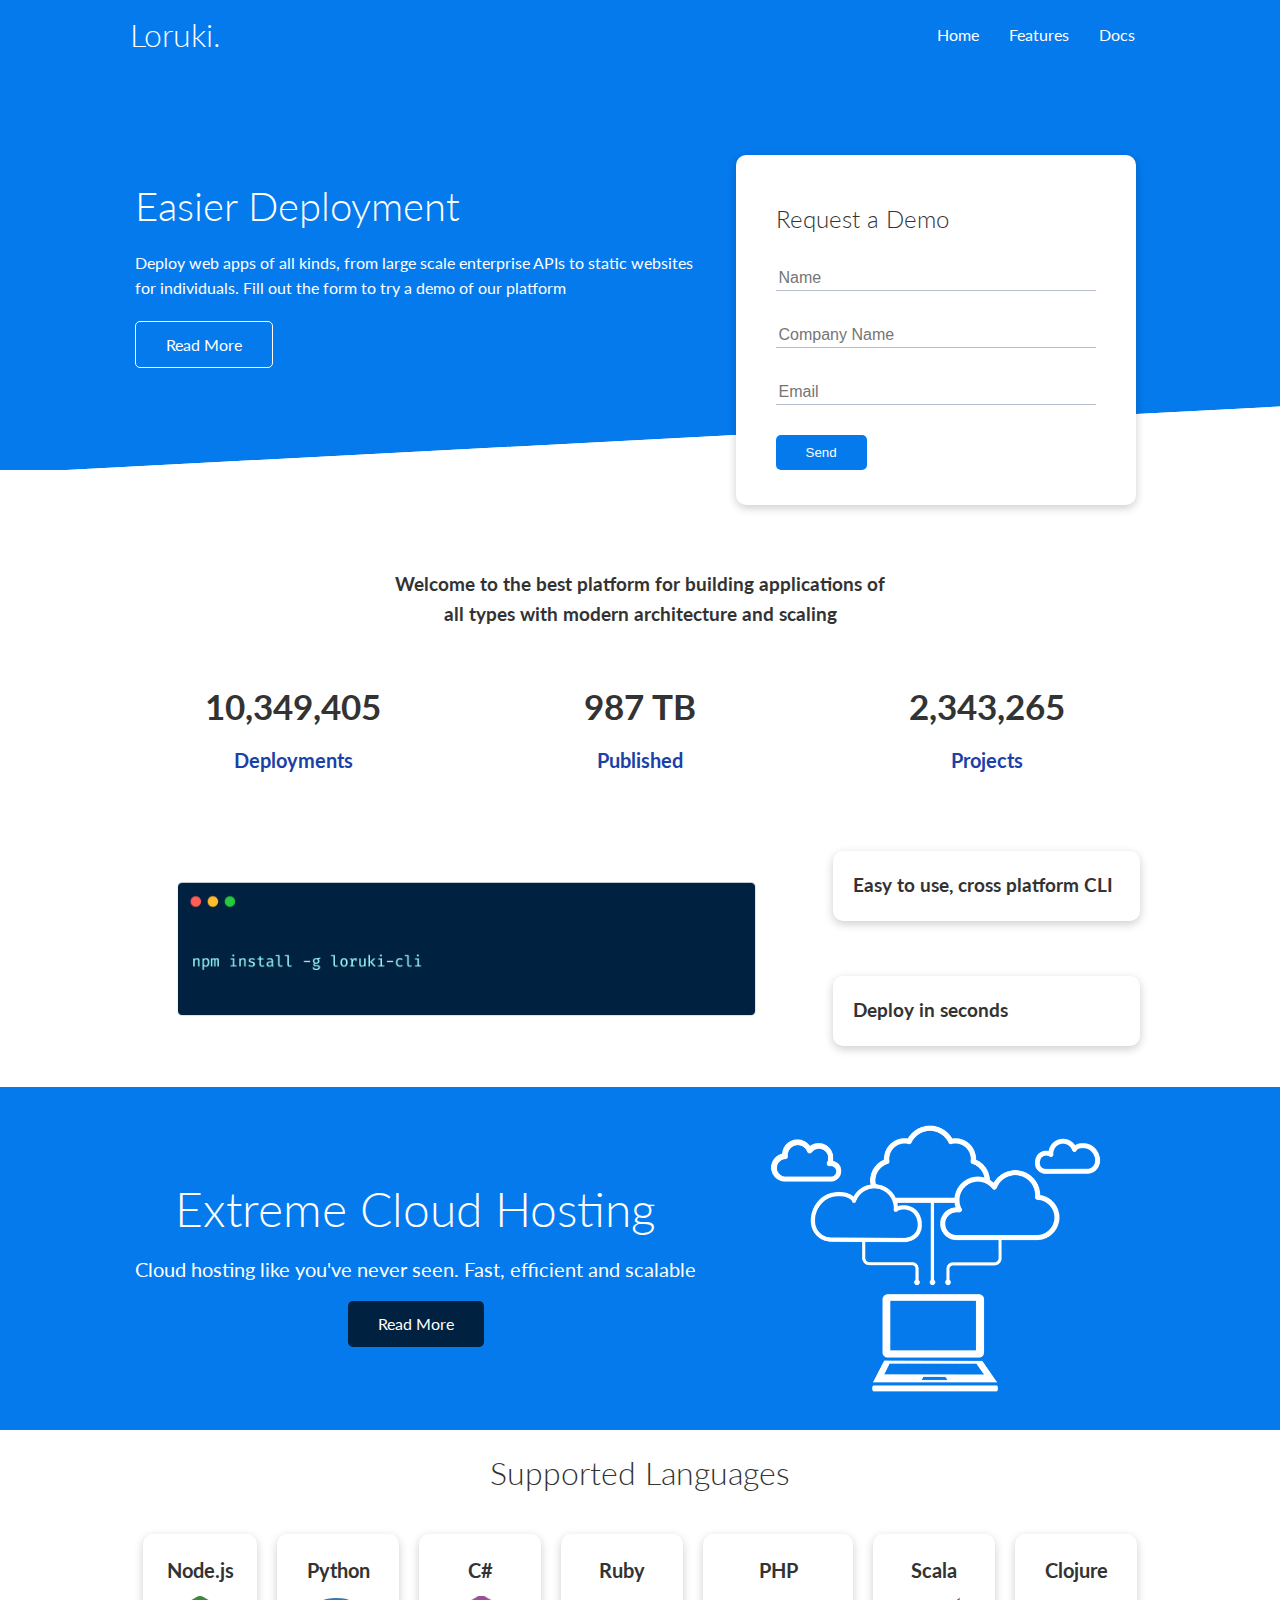
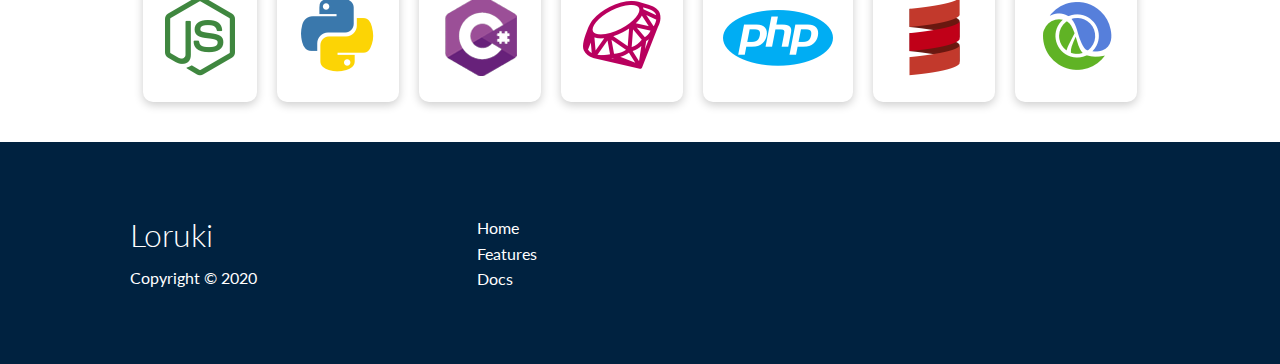
<file: LORUKI-WEBSITE/index.html>
<!DOCTYPE html>
<html lang="en">
<head>
    <meta charset="UTF-8">
    <meta name="viewport" content="width=device-width, initial-scale=1.0">
    <link rel="stylesheet" href="https://cdnjs.cloudflare.com/ajax/libs/font-awesome/5.15.1/css/all.min.css" integrity="sha512-+4zCK9k+qNFUR5X+cKL9EIR+ZOhtIloNl9GIKS57V1MyNsYpYcUrUeQc9vNfzsWfV28IaLL3i96P9sdNyeRssA==" crossorigin="anonymous" />
    <link rel="stylesheet" href="css/utilities.css">
    <link rel="stylesheet" href="css/style.css">
    <title>Loruki | Cloud Hosting For Everyone</title>
</head>
<body>
    <!-- Navbar -->
    <div class="navbar">
        <div class="container flex">
            <h1 class="logo">Loruki.</h1>
            <nav>
                <ul>
                    <li><a href="index.html">Home</a></li>
                    <li><a href="features.html">Features</a></li>
                    <li><a href="docs.html">Docs</a></li>
                </ul>
            </nav>
        </div>
    </div>
    
    <!-- Showcase -->
    <section class="showcase">
        <div class="container grid">
            <div class="showcase-text">
                <h1>Easier Deployment</h1>
                <p>Deploy web apps of all kinds, from large scale enterprise APIs to static websites for individuals. Fill out the form to try a demo of our platform</p>
                <a href="features.html" class="btn btn-outline">Read More</a>
            </div>

            <div class="showcase-form card">
                <h2>Request a Demo</h2>
                 <form>
                    <div class="form-control">
                        <input type="text" name="name" placeholder="Name" required>
                    </div>
                    <div class="form-control">
                        <input type="text" name="company" placeholder="Company Name" required>
                    </div>
                    <div class="form-control">
                        <input type="email" name="email" placeholder="Email" required>
                    </div>
                    <input type="submit" value="Send" class="btn btn-primary">
                </form>
            </div>
        </div>
    </section>

    <!-- Stats -->
    <section class="stats">
        <div class="container">
            <h3 class="stats-heading text-center my-1">
    Welcome to the best platform for building applications of all types with modern architecture and scaling
            </h3>

            <div class="grid grid-3 text-center my-4">
                <div>
                    <i class="fas fa-server fa-3x"></i>
                    <h3>10,349,405</h3>
                    <p class="text-secondary">Deployments</p>
                </div>
                <div>
                    <i class="fas fa-upload fa-3x"></i>
                    <h3>987 TB</h3>
                    <p class="text-secondary">Published</p>
                </div>
                <div>
                    <i class="fas fa-project-diagram fa-3x"></i>
                    <h3>2,343,265</h3>
                    <p class="text-secondary">Projects</p>
                </div>
            </div>
        </div>
    </section>

    <!-- Cli -->
    <section class="cli">
        <div class="container grid">
            <img src="images/cli.png" alt="">
            <div class="card">
                <h3>Easy to use, cross platform CLI</h3>
            </div>
            <div class="card">
                <h3>Deploy in seconds</h3>
            </div>
        </div>
    </section>

    <!-- Cloud -->
    <section class="cloud bg-primary my-2 py-2">
        <div class="container grid">
            <div class="text-center">
                <h2 class="lg">Extreme Cloud Hosting</h2>
                <p class="lead my-1">Cloud hosting like you've never seen. Fast, efficient and scalable</p>
                <a href="features.html" class="btn btn-dark">Read More</a>
            </div>
            <img src="images/cloud.png" alt="">
        </div>
    </section>

    <!-- Languages -->
    <section class="languages">
        <h2 class="md text-center my-2">
            Supported Languages
        </h2>
        <div class="container flex">
            <div class="card">
                <h4>Node.js</h4>
                <img src="images/logos/node.png" alt="">
            </div>
            <div class="card">
                <h4>Python</h4>
                <img src="images/logos/python.png" alt="">
              </div>
              <div class="card">
                <h4>C#</h4>
                <img src="images/logos/csharp.png" alt="">
              </div>
              <div class="card">
                <h4>Ruby</h4>
                <img src="images/logos/ruby.png" alt="">
              </div>
              <div class="card">
                <h4>PHP</h4>
                <img src="images/logos/php.png" alt="">
              </div>
              <div class="card">
                <h4>Scala</h4>
                <img src="images/logos/scala.png" alt="">
              </div>
              <div class="card">
                <h4>Clojure</h4>
                <img src="images/logos/clojure.png" alt="">
              </div>
        </div>
    </section>

    <!-- Footer -->
    <footer class="footer bg-dark py-5">
        <div class="container grid grid-3">
            <div>
                <h1>Loruki
                </h1>
                <p>Copyright &copy; 2020</p>
            </div>
            <nav>
                <ul>
                    <li><a href="index.html">Home</a></li>
                    <li><a href="features.html">Features</a></li>
                    <li><a href="docs.html">Docs</a></li>
                </ul>
            </nav>
            <div class="social">
                <a href="#"><i class="fab fa-github fa-2x"></i></a>
                <a href="#"><i class="fab fa-facebook fa-2x"></i></a>
                <a href="#"><i class="fab fa-instagram fa-2x"></i></a>
                <a href="#"><i class="fab fa-twitter fa-2x"></i></a>
            </div>
        </div>
    </footer>
</body>
</html>
</file>
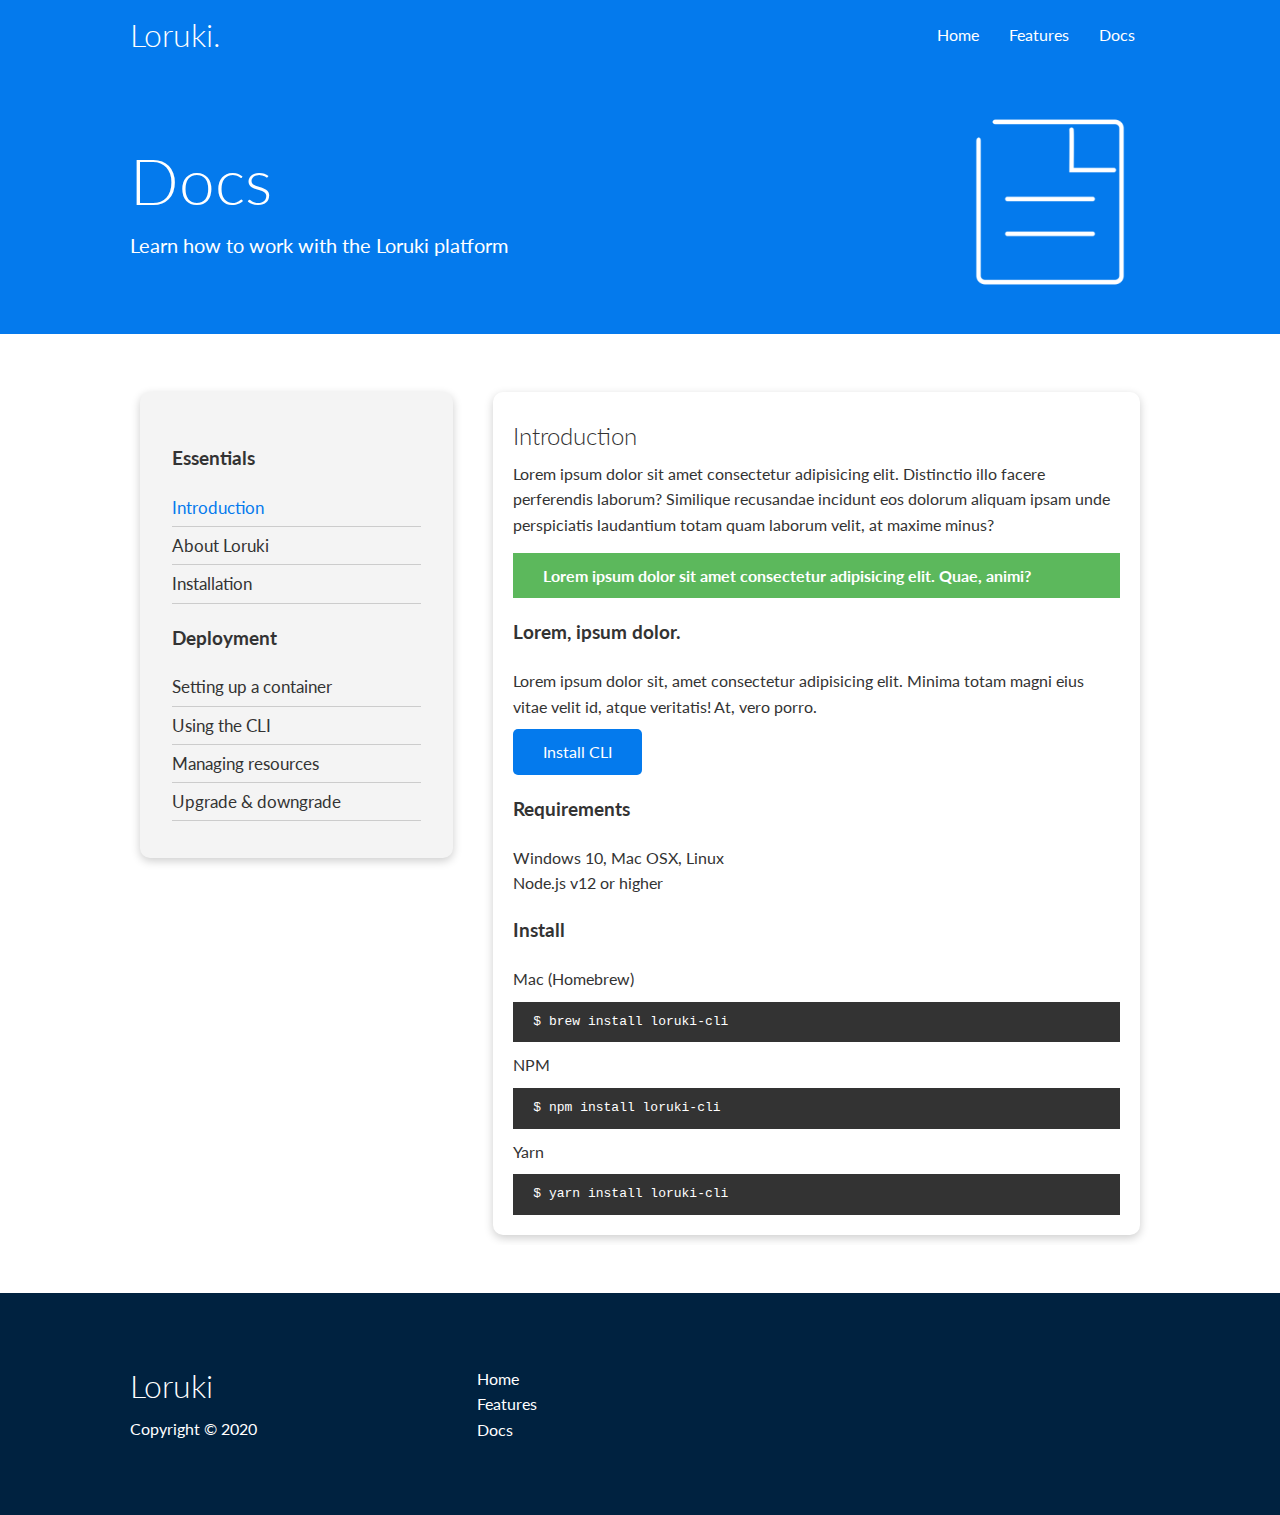
<file: LORUKI-WEBSITE/docs.html>
<!DOCTYPE html>
<html lang="en">
<head>
    <meta charset="UTF-8">
    <meta name="viewport" content="width=device-width, initial-scale=1.0">
    <link rel="stylesheet" href="https://cdnjs.cloudflare.com/ajax/libs/font-awesome/5.15.1/css/all.min.css" integrity="sha512-+4zCK9k+qNFUR5X+cKL9EIR+ZOhtIloNl9GIKS57V1MyNsYpYcUrUeQc9vNfzsWfV28IaLL3i96P9sdNyeRssA==" crossorigin="anonymous" />
    <link rel="stylesheet" href="css/utilities.css">
    <link rel="stylesheet" href="css/style.css">
    <title>Loruki | Cloud Hosting For Everyone</title>
</head>
<body>
    <!-- Navbar -->
    <div class="navbar">
        <div class="container flex">
            <h1 class="logo">Loruki.</h1>
            <nav>
                <ul>
                    <li><a href="index.html">Home</a></li>
                    <li><a href="features.html">Features</a></li>
                    <li><a href="docs.html">Docs</a></li>
                </ul>
            </nav>
        </div>
    </div>

    <!-- Head -->
    <section class="docs-head bg-primary py-3">
        <div class="container grid">
            <div>
                <h1 class="xl">Docs</h1>
                <p class="lead">
                    Learn how to work with the Loruki platform
                </p>
            </div>
            <img src="images/docs.png" alt="">
        </div>
    </section>

    <!-- Docs main -->
    <section class="docs-main my-4">
        <div class="container grid">
            <div class="card bg-light p-3">
                <h3 class="my-2">Essentials</h3>
                <nav>
                    <ul>
                        <li><a class="text-primary" href="#">Introduction</a></li>
                        <li><a href="#">About Loruki</a></li>
                        <li><a href="#">Installation</a></li>
                    </ul>
                </nav>

                <h3 class="my-2">Deployment</h3>
                <nav>
                    <ul>
                        <li><a href="#">Setting up a container</a></li>
							<li><a href="#">Using the CLI</a></li>
							<li><a href="#">Managing resources</a></li>
							<li><a href="#">Upgrade & downgrade</a></li>
                    </ul>
                </nav>
            </div>
            <div class="card">
                <h2>Introduction</h2>
                <p>Lorem ipsum dolor sit amet consectetur adipisicing elit. Distinctio illo facere perferendis laborum? Similique recusandae incidunt eos dolorum aliquam ipsam unde perspiciatis laudantium totam quam laborum velit, at maxime minus?</p>

                <div class="alert alert-success">
                    <i class="fas fa-info"></i> Lorem ipsum dolor sit amet consectetur adipisicing elit. Quae, animi?
                </div>

                <h3>Lorem, ipsum dolor.</h3>
                <p>Lorem ipsum dolor sit, amet consectetur adipisicing elit. Minima totam magni eius vitae velit id, atque veritatis! At, vero porro.</p>
                <a href="#" class="btn btn-primary">Install CLI</a>

                <h3>Requirements</h3>
                <ul>
                    <li>Windows 10, Mac OSX, Linux</li>
                    <li>Node.js v12 or higher</li>
                </ul>

                <h3>Install</h3>
                <p>Mac (Homebrew)</p>
                <pre><code>$ brew install loruki-cli</code></pre>
                <p>NPM</p>
                <pre><code>$ npm install loruki-cli</code></pre>
                <p>Yarn</p>
                <pre><code>$ yarn install loruki-cli</code></pre>

            </div>
        </div>
    </section>
    
    <!-- Footer -->
    <footer class="footer bg-dark py-5">
        <div class="container grid grid-3">
            <div>
                <h1>Loruki
                </h1>
                <p>Copyright &copy; 2020</p>
            </div>
            <nav>
                <ul>
                    <li><a href="index.html">Home</a></li>
                    <li><a href="features.html">Features</a></li>
                    <li><a href="docs.html">Docs</a></li>
                </ul>
            </nav>
            <div class="social">
                <a href="#"><i class="fab fa-github fa-2x"></i></a>
                <a href="#"><i class="fab fa-facebook fa-2x"></i></a>
                <a href="#"><i class="fab fa-instagram fa-2x"></i></a>
                <a href="#"><i class="fab fa-twitter fa-2x"></i></a>
            </div>
        </div>
    </footer>
</body>
</html>
</file>
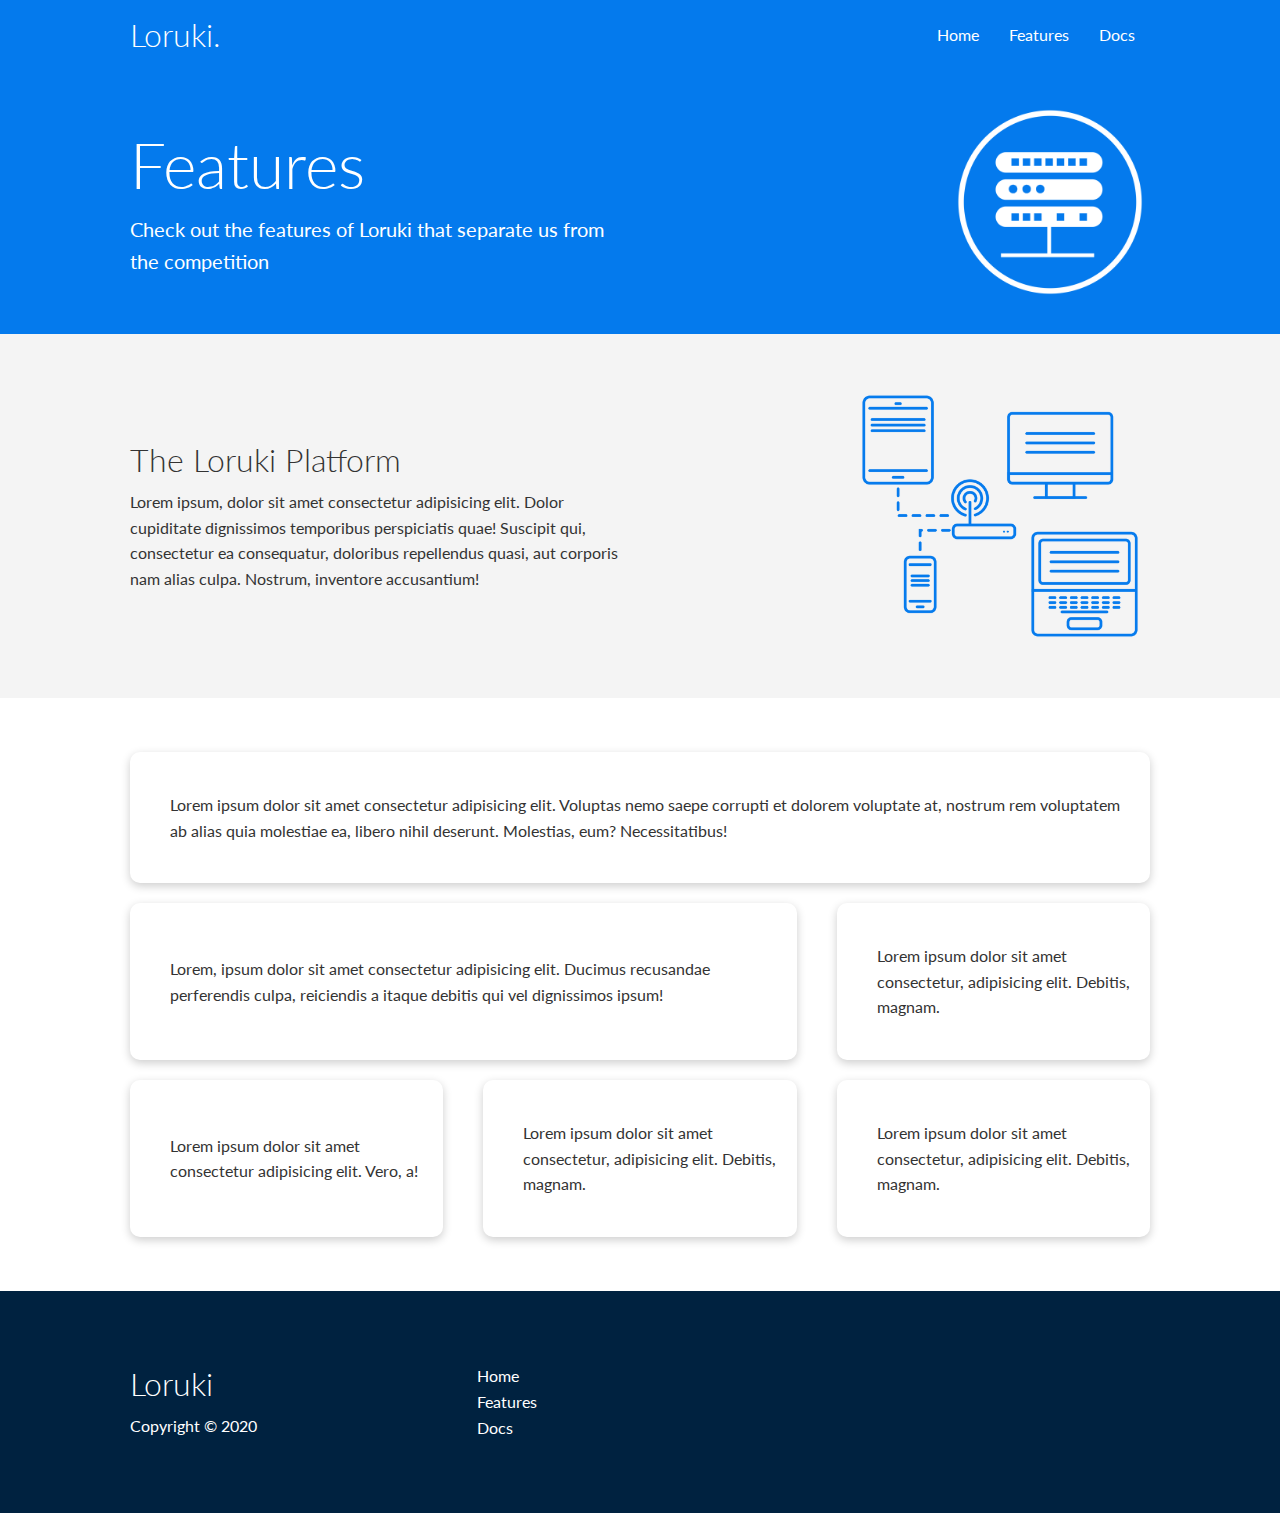
<file: LORUKI-WEBSITE/features.html>
<!DOCTYPE html>
<html lang="en">
<head>
    <meta charset="UTF-8">
    <meta name="viewport" content="width=device-width, initial-scale=1.0">
    <link rel="stylesheet" href="https://cdnjs.cloudflare.com/ajax/libs/font-awesome/5.15.1/css/all.min.css" integrity="sha512-+4zCK9k+qNFUR5X+cKL9EIR+ZOhtIloNl9GIKS57V1MyNsYpYcUrUeQc9vNfzsWfV28IaLL3i96P9sdNyeRssA==" crossorigin="anonymous" />
    <link rel="stylesheet" href="css/utilities.css">
    <link rel="stylesheet" href="css/style.css">
    <title>Loruki | Cloud Hosting For Everyone</title>
</head>
<body>
    <!-- Navbar -->
    <div class="navbar">
        <div class="container flex">
            <h1 class="logo">Loruki.</h1>
            <nav>
                <ul>
                    <li><a href="index.html">Home</a></li>
                    <li><a href="features.html">Features</a></li>
                    <li><a href="docs.html">Docs</a></li>
                </ul>
            </nav>
        </div>
    </div>

    <!-- Head -->
    <section class="features-head bg-primary py-3">
        <div class="container grid">
            <div>
                <h1 class="xl">Features</h1>
                <p class="lead">
                    Check out the features of Loruki that separate us from the
						competition
                </p>
            </div>
            <img src="images/server.png" alt="">
        </div>
    </section>

    <!-- Sub head -->
    <section class="features-sub-head bg-light py-3">
        <div class="container grid">
            <div>
                <h1 class="md">The Loruki Platform</h1>
                <p>
                    Lorem ipsum, dolor sit amet consectetur adipisicing elit. Dolor cupiditate dignissimos temporibus perspiciatis quae! Suscipit qui, consectetur ea consequatur, doloribus repellendus quasi, aut corporis nam alias culpa. Nostrum, inventore accusantium!
                </p>
            </div>
            <img src="images/server2.png" alt="">
        </div>
    </section>

    <section class="features-main my-2">
        <div class="container grid grid-3">
            <div class="card flex">
                <i class="fas fa-server fa-3x"></i>
                <p>Lorem ipsum dolor sit amet consectetur adipisicing elit. Voluptas nemo saepe corrupti et dolorem voluptate at, nostrum rem voluptatem ab alias quia molestiae ea, libero nihil deserunt. Molestias, eum? Necessitatibus!</p>
            </div>
            <div class="card flex">
                <i class="fas fa-network-wired fa-3x"></i>
                <p>
                    Lorem, ipsum dolor sit amet consectetur adipisicing elit. Ducimus
                    recusandae perferendis culpa, reiciendis a itaque debitis qui vel
                    dignissimos ipsum!
                </p>
            </div>
            <div class="card flex">
                <i class="fas fa-laptop-code fa-3x"></i>
                <p>
                    Lorem ipsum dolor sit amet consectetur, adipisicing elit. Debitis,
                    magnam.
                </p>
            </div>
            <div class="card flex">
                <i class="fas fa-database fa-3x"></i>
                <p>
                    Lorem ipsum dolor sit amet consectetur adipisicing elit. Vero, a!
                </p>
            </div>
            <div class="card flex">
                <i class="fas fa-power-off fa-3x"></i>
                <p>
                    Lorem ipsum dolor sit amet consectetur, adipisicing elit. Debitis,
                    magnam.
                </p>
            </div>
            <div class="card flex">
                <i class="fas fa-upload fa-3x"></i>
                <p>
                    Lorem ipsum dolor sit amet consectetur, adipisicing elit. Debitis,
                    magnam.
                </p>
            </div>
        </div>
    </section>

    <!-- Footer -->
    <footer class="footer bg-dark py-5">
        <div class="container grid grid-3">
            <div>
                <h1>Loruki
                </h1>
                <p>Copyright &copy; 2020</p>
            </div>
            <nav>
                <ul>
                    <li><a href="index.html">Home</a></li>
                    <li><a href="features.html">Features</a></li>
                    <li><a href="docs.html">Docs</a></li>
                </ul>
            </nav>
            <div class="social">
                <a href="#"><i class="fab fa-github fa-2x"></i></a>
                <a href="#"><i class="fab fa-facebook fa-2x"></i></a>
                <a href="#"><i class="fab fa-instagram fa-2x"></i></a>
                <a href="#"><i class="fab fa-twitter fa-2x"></i></a>
            </div>
        </div>
    </footer>
</body>
</html>
</file>
<file: LORUKI-WEBSITE/css/utilities.css>
.container {
    max-width: 1100px;
    margin: 0 auto;
    overflow: auto;
    padding: 0 40px;
}

.card {
    background-color: #fff;
    color: #333;
    border-radius: 10px;
    box-shadow: 0 3px 10px rgba(0, 0, 0, 0.2);
    padding: 20px;
    margin: 10px;
}

.btn {
    display: inline-block;
    padding: 10px 30px;
    cursor: pointer;
    background: var(--primary-color);
    color: #fff;
    border: none;
    border-radius: 5px;
}

.btn-outline {
    background-color: transparent;
    border: 1px solid #fff;
}

.btn:hover {
    transform: scale(0.98);
}

/* Backgrounds & color buttons */
.bg-primary,
.btn-primary {
    background-color: var(--primary-color);
    color: #fff;
}

.bg-secondary,
.btn-secondary {
    background-color: var(--secondary-color);
    color: #fff;
}

.bg-dark,
.btn-dark {
    background-color: var(--dark-color);
    color: #fff;
}

.bg-light,
.btn-light {
    background-color: var(--light-color);
    color: #333;
}

.bg-primary a,
.btn-primary a,
.bg-secondary a,
.btn-secondary a,
.bg-dark a,
.btn-dark a {
    color:#fff;
}

/* Text colors */
.text-primary {
    color: var(--primary-color);
}

.text-secondary {
    color: var(--secondary-color);
}

.text-dark {
    color: var(--dark-color);
}

.text-light {
    color: var(--light-color);
}


/* Text-sizes */
.lead {
    font-size: 20px;
}

.sm {
    font-size: 1rem;
}

.md {
    font-size: 2rem;
}

.lg {
    font-size: 3rem;
}

.xl {
    font-size: 4rem;
}

.text-center {
    text-align: center;
}

/* Alert */

.alert {
    background-color: var(--light-color);
    padding: 10px 20px;
    font-weight: bold;
    margin: 15px 0;
}

.alert i {
    margin-right: 10px;
}

.alert-success {
    background-color: var(--success-color);
    color:#fff;
}

.alert-error {
    background-color: var(--error-color);
    color:#fff;
}

.flex {
    display: flex;
    justify-content: center;
    align-items: center;
    height: 100%;
}

.grid {
    display: grid;
    grid-template-columns: repeat(2, 1fr);
    gap: 20px;
    justify-content: center;
    align-items: center;
    height: 100%;
}

.grid-3 {
    grid-template-columns: repeat(3, 1fr);

}

/* Margin */

.my-1 {
    margin: 1rem 0;
} 

.my-2 {
    margin: 1.5rem 0;
} 

.my-3 {
    margin: 2rem 0;
} 

.my-4 {
    margin: 3rem 0;
} 

.my-5 {
    margin: 4rem 0;
} 

.m-1 {
    margin: 1rem ;
} 

.m-2 {
    margin: 1.5rem ;
} 

.m-3 {
    margin: 2rem ;
} 

.m-4 {
    margin: 3rem ;
} 

.m-5 {
    margin: 4rem ;
} 

/* Padding */

.py-1 {
    padding: 1rem 0;
} 

.py-2 {
    padding: 1.5rem 0;
} 

.py-3 {
    padding: 2rem 0;
} 

.py-4 {
    padding: 3rem 0;
} 

.py-5 {
    padding: 4rem 0;
} 

.p-1 {
    padding: 1rem ;
} 

.p-2 {
    padding: 1.5rem ;
} 

.p-3 {
    padding: 2rem ;
} 

.p-4 {
    padding: 3rem ;
} 

.p-5 {
    padding: 4rem ;
}
</file>
<file: LORUKI-WEBSITE/css/style.css>
@import url('https://fonts.googleapis.com/css2?family=Lato:wght@300&display=swap');

:root {
  --primary-color: #047aed;
  --secondary-color: #1c3fa8;
  --dark-color: #002240;
  --light-color: #f4f4f4;
  --success-color: #5cb85c;
  --error-color: #d9534f;
}

* {
  box-sizing: border-box;
  padding: 0;
  margin: 0;
}

body {
  font-family: 'Lato', sans-serif;
  color: #333;
  line-height: 1.6;
}

ul {
  list-style-type: none;
}

a {
  text-decoration: none;
  color: #333;
}

h1,
h2 {
  font-weight: 300;
  line-height: 1.2;
  margin: 10px 0;
}

p {
  margin: 10px 0;
}

img {
  width: 100%;
}

code,
pre {
  background: #333;
  color: #fff;
  padding: 10px;
}

.hidden {
  visibility: hidden;
  height: 0;
}

/* Navbar */
.navbar {
  background-color: var(--primary-color);
  color: #fff;
  height: 70px;
}

.navbar ul {
  display: flex;
}

.navbar a {
  color: #fff;
  padding: 10px;
  margin: 0 5px;
}

.navbar a:hover {
  border-bottom: 2px #fff solid;
}

.navbar .flex {
  justify-content: space-between;
}

/* Showcase */
.showcase {
  height: 400px;
  background-color: var(--primary-color);
  color: #fff;
  position: relative;
}

.showcase h1 {
  font-size: 40px;
}

.showcase p {
  margin: 20px 0;
}

.showcase .grid {
  overflow: visible;
  grid-template-columns: 55% auto;
  gap: 30px;
}

.showcase-text {
  animation: slideInFromLeft 1s ease-in;
}

.showcase-form {
  position: relative;
  top: 60px;
  height: 350px;
  width: 400px;
  padding: 40px;
  z-index: 100;
  justify-self: flex-end;
  animation: slideInFromRight 1s ease-in;
}

.showcase-form .form-control {
  margin: 30px 0;
}

.showcase-form input[type='text'],
.showcase-form input[type='email'] {
  border: 0;
  border-bottom: 1px solid #b4becb;
  width: 100%;
  padding: 3px;
  font-size: 16px;
}

.showcase-form input:focus {
  outline: none;
}

.showcase::before,
.showcase::after {
  content: '';
  position: absolute;
  height: 100px;
  bottom: -70px;
  right: 0;
  left: 0;
  background: #fff;
  transform: skewY(-3deg);
  -webkit-transform: skewY(-3deg);
  -moz-transform: skewY(-3deg);
  -ms-transform: skewY(-3deg);
}

/* Stats */
.stats {
  padding-top: 100px;
  animation: slideInFromBottom 1s ease-in;
}

.stats-heading {
  max-width: 500px;
  margin: auto;
}

.stats .grid h3 {
  font-size: 35px;
}

.stats .grid p {
  font-size: 20px;
  font-weight: bold;
}

/* Cli */
.cli .grid {
  grid-template-columns: repeat(3, 1fr);
  grid-template-rows: repeat(2, 1fr);
}

.cli .grid > *:first-child {
  grid-column: 1 / span 2;
  grid-row: 1 / span 2;
}

/* Cloud */
.cloud .grid {
  grid-template-columns: 4fr 3fr;
}

/* Languages */

.languages .flex {
  flex-wrap: wrap;
}

.languages .card {
  text-align: center;
  margin: 18px 10px 40px;
  transition: transform 0.2s ease-in;
}

.languages .card h4 {
  font-size: 20px;
  margin-bottom: 10px;
}

.languages .card:hover {
  transform: translateY(-15px);
}

/* Features */
.features-head img,
.docs-head img {
  width: 200px;
  justify-self: flex-end;
}

.features-sub-head img {
  width: 300px;
  justify-self: flex-end;
}

.features-main .card > i {
  margin-right: 20px;
}

.features-main .grid {
  padding: 30px;
}

.features-main .grid > *:first-child {
  grid-column: 1 / span 3;
}

.features-main .grid > *:nth-child(2) {
  grid-column: 1 / span 2;
}

/* Docs */
.docs-main h3 {
  margin: 20px 0;
}

.docs-main .grid {
  grid-template-columns: 1fr 2fr;
  align-items: flex-start;
}

.docs-main nav li {
  font-size: 17px;
  padding-bottom: 5px;
  margin-bottom: 5px;
  border-bottom: 1px #ccc solid;
}

.docs-main a:hover {
  font-weight: bold;
}

/* Footer */
.footer .social a {
  margin: 0 10px;
}

/* Animations */
@keyframes slideInFromLeft {
  0% {
    transform: translateX(-100%);
  }

  100% {
    transform: translateX(0);
  }
}

@keyframes slideInFromRight {
  0% {
    transform: translateX(100%);
  }

  100% {
    transform: translateX(0);
  }
}

@keyframes slideInFromTop {
  0% {
    transform: translateY(-100%);
  }

  100% {
    transform: translateX(0);
  }
}

@keyframes slideInFromBottom {
  0% {
    transform: translateY(100%);
  }

  100% {
    transform: translateX(0);
  }
}

/* Tablets and under */
@media (max-width: 768px) {
  .grid,
  .showcase .grid,
  .stats .grid,
  .cli .grid,
  .cloud .grid,
  .features-main .grid,
  .docs-main .grid {
    grid-template-columns: 1fr;
    grid-template-rows: 1fr;
  }

  .showcase {
    height: auto;
  }

  .showcase-text {
    text-align: center;
    margin-top: 40px;
  }

  .showcase-form {
    justify-self: center;
    margin: auto;
  }

  .cli .grid > *:first-child {
    grid-column: 1;
    grid-row: 1;
  }

  .features-head,
  .features-sub-head,
  .docs-head {
    text-align: center;
  }

  .features-head img,
  .features-sub-head img,
  .docs-head img {
    justify-self: center;
  }

  .features-main .grid > *:first-child,
  .features-main .grid > *:nth-child(2) {
    grid-column: 1;
  }
}

/* Mobile */
@media (max-width: 500px) {
  .navbar {
    height: 110px;
  }

  .navbar .flex {
    flex-direction: column;
  }

  .navbar ul {
    padding: 10px;
    background-color: rgba(0, 0, 0, 0.1);
  }
  
  .showcase-form {
    width: 300px;
  }
}
</file>
